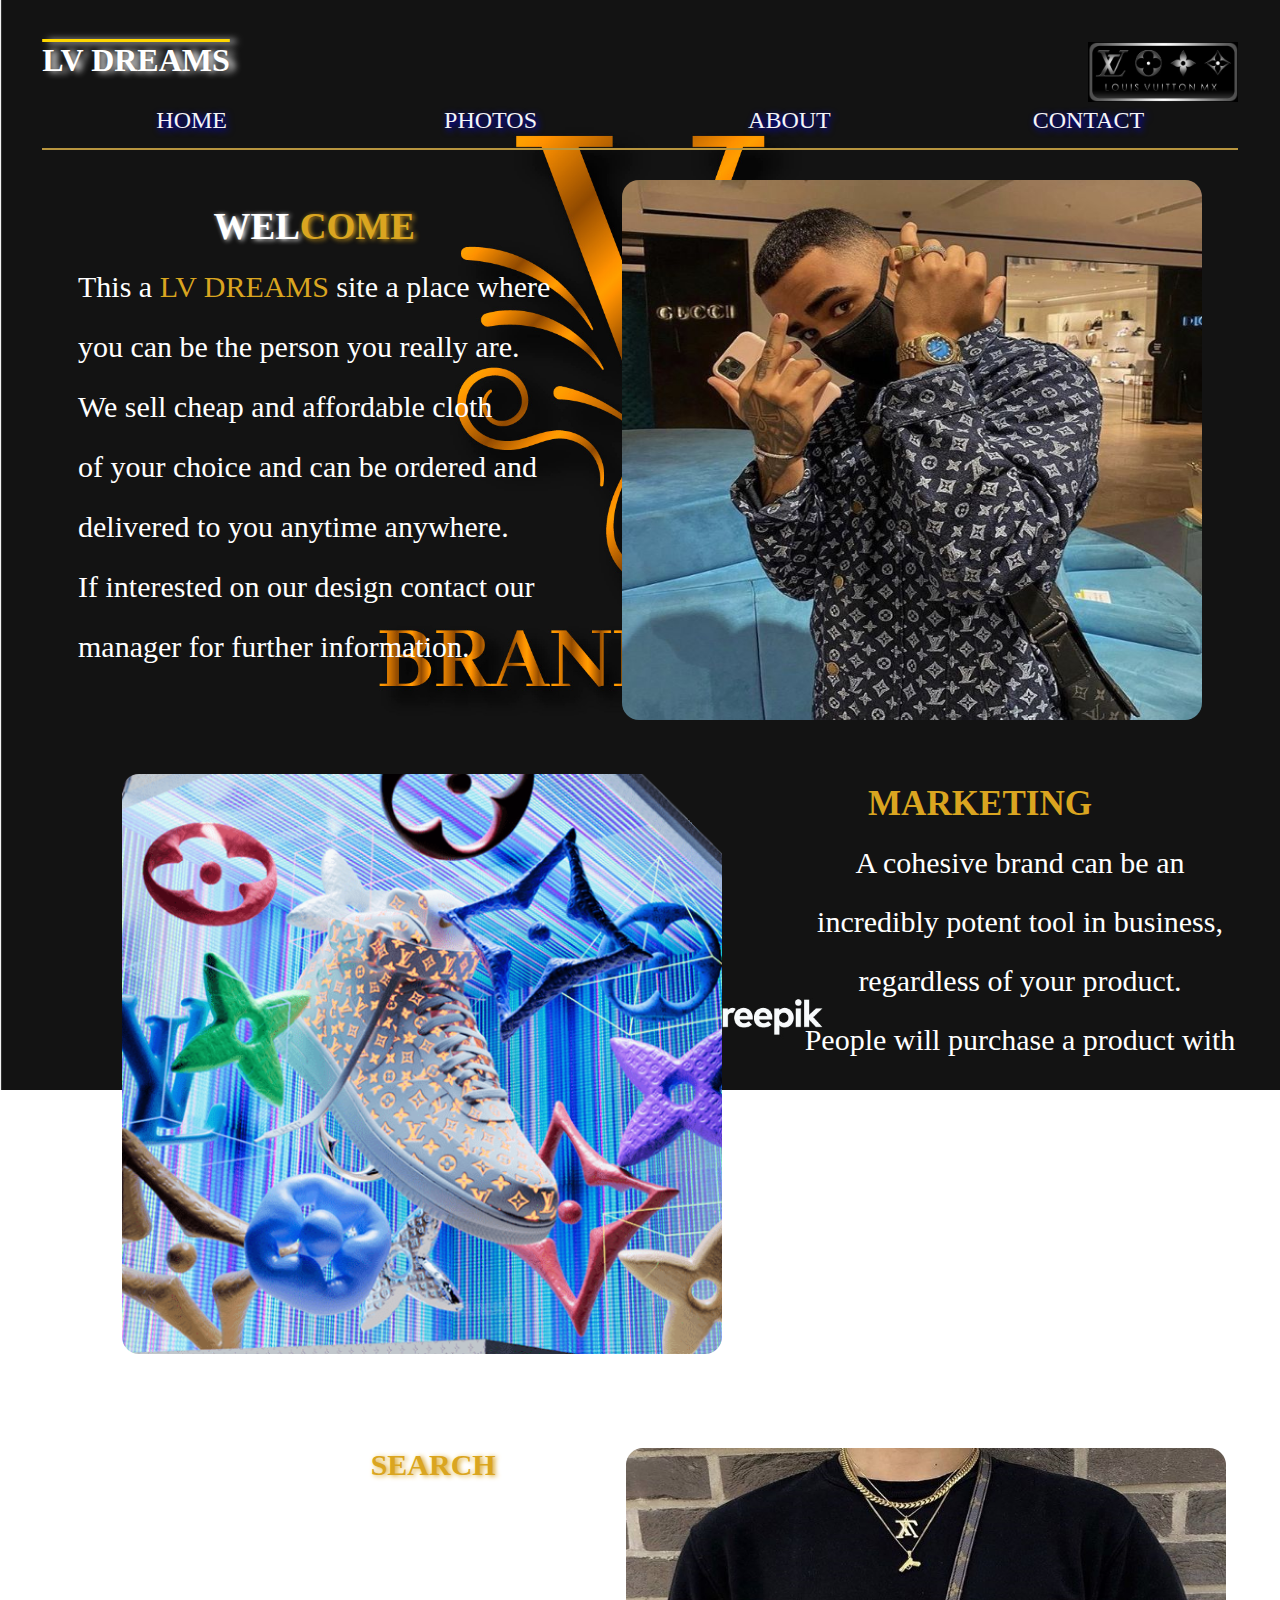
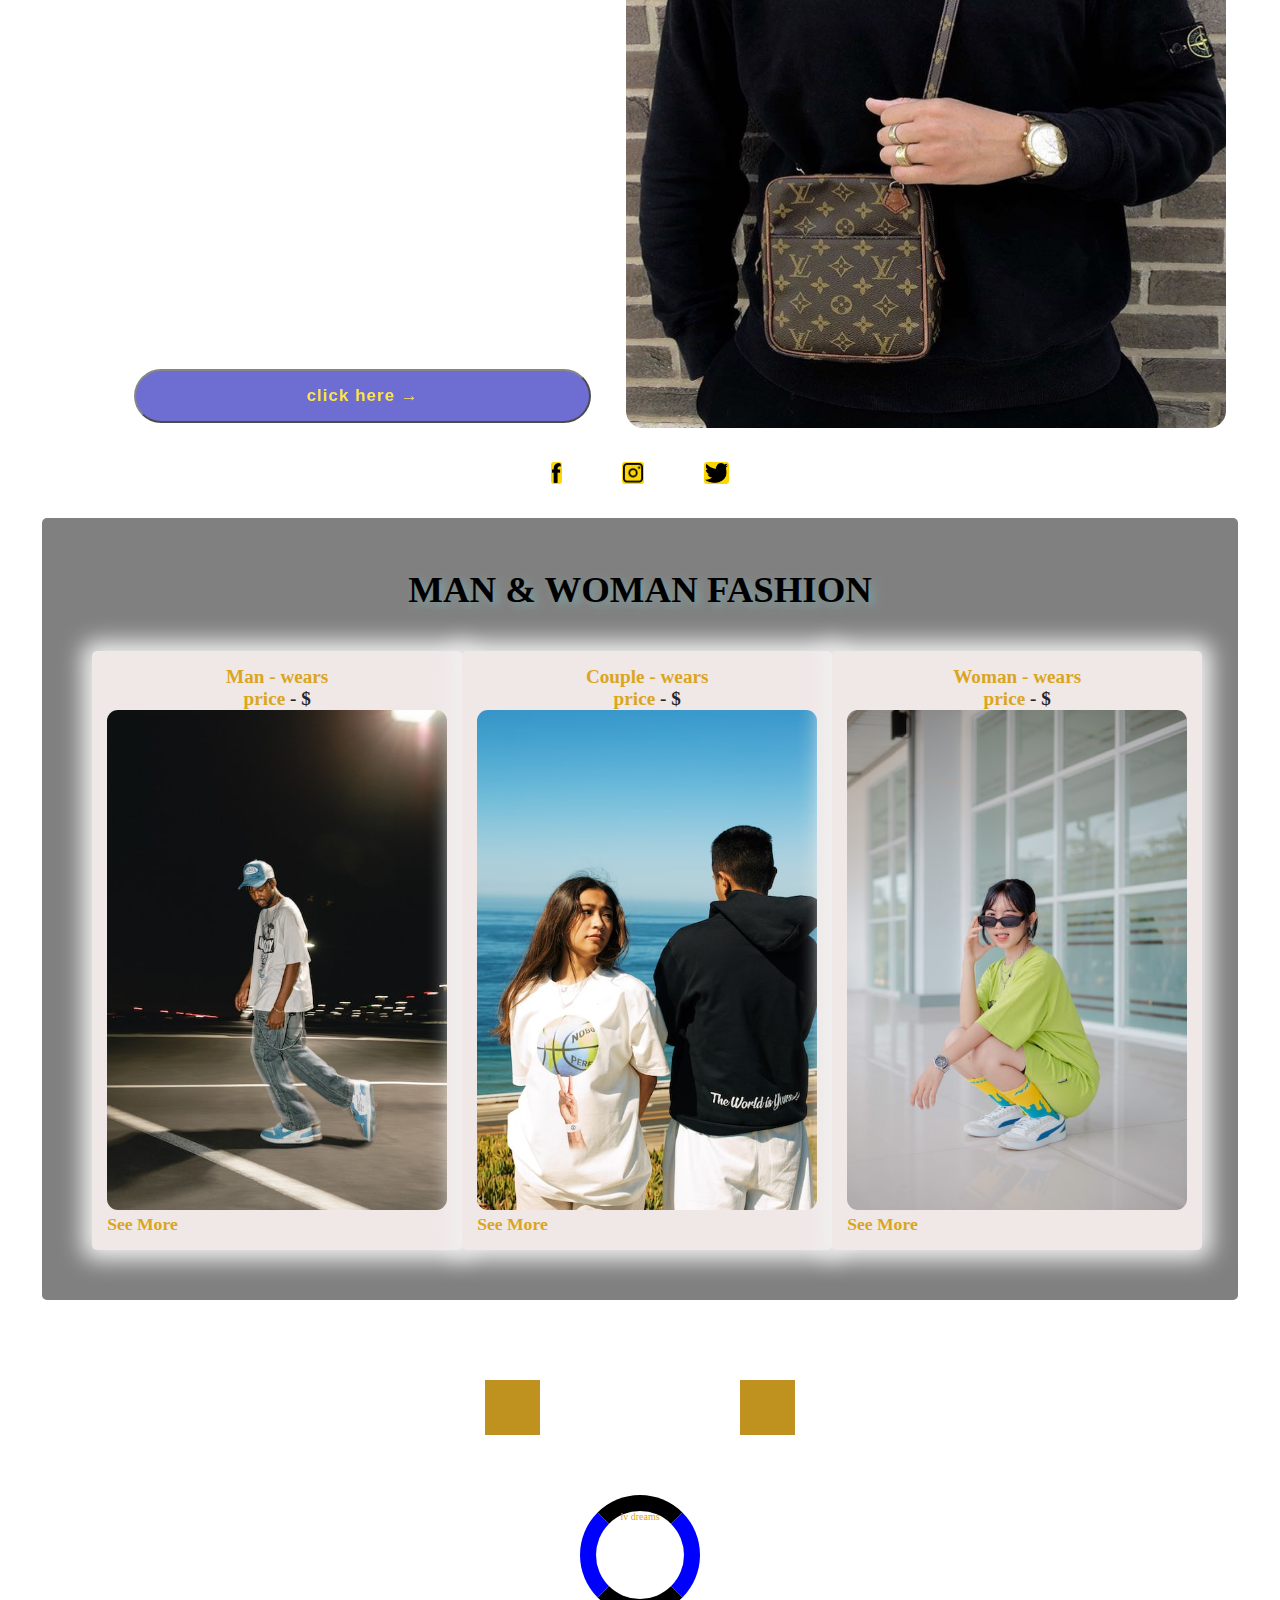
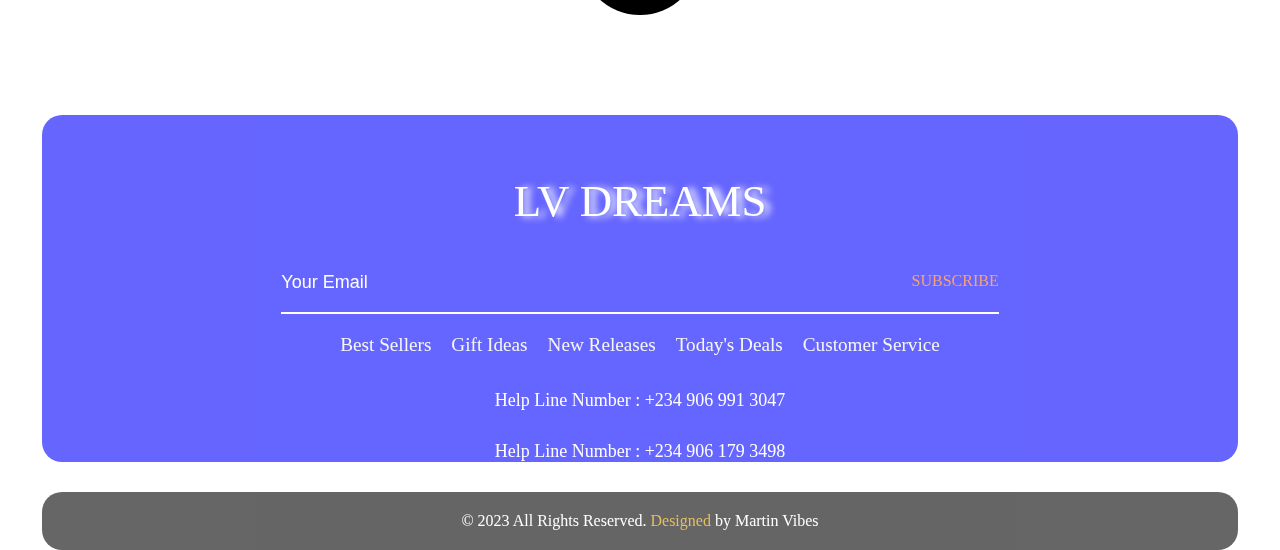
<file: index.html>
<!DOCTYPE html>
<html lang="en">
<head>
  <meta charset="UTF-8">
  <meta http-equiv="X-UA-Compatible" content="IE=edge">
  <meta name="viewport" content="width=device-width, initial-scale=1.0">
  <link rel="stylesheet" href="index.css">
  <link rel="preconnect" href="https://fonts.googleapis.com">
  <link rel="icon" href="/images/chain-lv.png">

  <title>LV DREAMS</title>
</head>
<body>
  <!--------------- headind starts ------------------->
  <div class="container">
  <header>
    <h1>LV DREAMS</h1>
    <img class="head-img" src="/images/logo-lv.webp" alt="a simple logo-lv">
    
  <nav>
    
    <ul>
      <li><a href="#">home</a></li>
      <li><a href="/photos.html">Photos</a></li>
      <li><a href="about.html">About</a></li>
      <li><a href="#container-5">Contact</a></li>
    </ul>

   </nav>
   </header>
   <!--------------- heading ends ------------->
   <hr style="border: 1px solid rgb(184, 149, 63); padding: 0;">
    
   <!---------- main starts ----------->

   <main>

   <div class="mainer">

   <section class="main">
    <h2 class="wel" style="text-align: center; text-transform: uppercase; font-size: 37px;">wel<span class="come">come</span> </h2>
    <p>This a <span class="spain">LV DREAMS</span> site a place where <br> you can be the person you really are.</p>
    <p> We sell cheap and affordable cloth <br> of your choice and can be ordered and <br> delivered to you anytime anywhere. </p>
    <p>If interested on our design contact our <br> manager for further information.</p> 
   </section>

   <div class="second">
    <a href="/images/first-lv-guy.jpg"><img id="curv" class="image2" src="/images/first-lv-guy.jpg" alt="image of a guy"></a> 
   </div>

  </div>

  <div class="div-two" id="div-two">

   <div class="sec-div">
    <a href="images/imageshoe1-th.png"><img id="curv" class="sec-image" src="/images/imageshoe1-th.png" alt="image"></a>
   </div>

   <div>
    <h3 style="text-align: center; color: goldenrod;">MARKETING</h3>
    <p class="pera">A cohesive brand can be an <br> incredibly potent tool in business, <br> regardless of your product. <br> People will purchase a product with a <br> recognizable brand over one that's <br> more obscure and non-reliable. <br>
    Which leads to the increment <br> of sales profitably and <br> success to the organisation.
    </p> 
   </div>

  </div>

  <div class="third-para">
    <div>
      <h2 class="head-1"><span>GOOGLE</span> SEARCH</h2>
     <p class="pera-2">We also use Google Analytics to <br> make informed decisions on how a <br> client's web site is performing. The <br> data we collect plays a big role in <br> creating the best possible site for your <br> customers/clients. <br> For more information <br> visit our main site below. </p>
     <a href="https://eu.louisvuitton.com/eng-e1/homepage"><button class="btn-1">click here &#8594</button></a>  
    </div>
    <div>
      <a class="linka" href="/images/lv-boy.png"><img id="curv" class="third-img" src="/images/lv-boy.png" alt="boy image"></a>
    </div>
  </div>

  <div class="logs-main">
    <a href="https://web.facebook.com/itzchidex.foreign"><img class="logs" src="/images/fb.png" alt=""></a>
    <a href="https://www.instagram.com/martin_machie/"><img class="logs" src="/images/ig.png" alt=""></a>
    <a href="https://twitter.com/LouisVuitton?t=nAM_xUuRX66-wJu0lwh6Jw&s=09"><img class="logs" src="/images/tw.png" alt=""></a>
  </div>

  <!-- fashion section start -->

  <div class="cont-mainer">
    <div class="big-head">
      <h2>man & woman fashion</h2>
    </div>
   <div class="container-down">
    <div class="box-mainer">
      <div class="white-box">
    <div class="letters">
      <div><h4>Man - wears</h4></div>
      <div><p>price <span style="color: #262626;">- $</span></p></div>
    </div>
    <div class="image-back">
      <a href="images/down-image1.jpg"><img class="photo-img" src="images/down-image1.jpg" alt="a guy wearing a lv cloth"></a>
    </div>
    <div class="heading-five">
      <h5><a href="https://eu.louisvuitton.com/eng-e1/men/ready-to-wear/look-selection/_/N-t1u9ytru">See More</a></h5>
    </div>
   </div>
  </div>

   <div class="container-down">
     <div class="box-mainer">
      <div class="white-box" id="pad-left">
    <div class="letters">
      <div><h4>Couple - wears</h4></div>
      <div><p>price <span style="color: #262626;">- $</span></p></div>
    </div>
    <div class="image-back">
      <a href="images/down-image2.jpg"><img class="photo-img" src="images/down-image2.jpg" alt="a woman wearing a lv cloth"></a>
    </div>
    <div class="heading-five">
      <h5><a href="photos.html">See More</a></h5>
    </div>
   </div>
  </div>
  </div>

   <div class="container-down">
    <div class="box-mainer">
      <div class="white-box">
     <div class="letters">
      <div><h4>Woman - wears</h4></div>
      <div><p>price <span style="color: #262626;">- $</span></p></div>
    </div>
    <div class="image-back">
      <a href="images/down-image4.jpg"><img class="photo-img" src="images/down-image3.jpg" alt="a guy wearing a lv cloth"></a>
    </div>
    <div class="heading-five">
      <h5><a href="https://eu.louisvuitton.com/eng-e1/men/ready-to-wear/look-selection/_/N-t1u9ytru">See More</a></h5>
    </div>
     </div>
    </div>
   </div>
  </div> 
  </div>

   <!-- fashion design end  -->

   <!-- boxing design start -->

   <div>       
  <div class="boxing">
    <div class="first-box">
      
    </div>
    <div class="second-box">

    </div>
  </div>

    <div class="loader_main">
       <div class="loader">lv dreams</div>
    </div>
  </div>

</main>

   <!-- boxing end -->

  <!-- footer section start  -->
  <div class="footer_section layout_padding" id="footer_section layout_padding">
    <div class="container-5" id="container-5">
       <div class="footer_logo"><a href="index.html"><span class="spany">lv dreams</span> </a></div>
       <div class="input_bt">
          <input type="text" class="mail_bt" placeholder="Your Email" name="Your Email">
          <span class="subscribe_bt" id="basic-addon2"><a href="#">Subscribe</a></span>
       </div>
       <div class="footer_menu">
          <ul>
             <li><a href="#">Best Sellers</a></li>
             <li><a href="#">Gift Ideas</a></li>
             <li><a href="#">New Releases</a></li>
             <li><a href="#">Today's Deals</a></li>
             <li><a href="#">Customer Service</a></li>
          </ul>
       </div>
       <div class="location_main">Help Line  Number : <a href="#">+234 906 991 3047</a></div>
       <div class="location_main">Help Line  Number : <a href="#">+234 906 179 3498</a></div>
    </div>
 </div> 
  <!-- footer section end -->

  <!-- copyright section start  -->
  <div class="copyright_section">
    <div class="container">
       <p class="copyright_text">&COPY; 2023 All Rights Reserved. <span style="color: goldenrod;">Designed</span> by <a href="https://html.design">Martin Vibes</a></p>
    </div>
 </div>

 <script src="index.js"></script>

</body>
</html>
  <!-- <meter value="300" max="500" min="0"></meter> -->
</file>
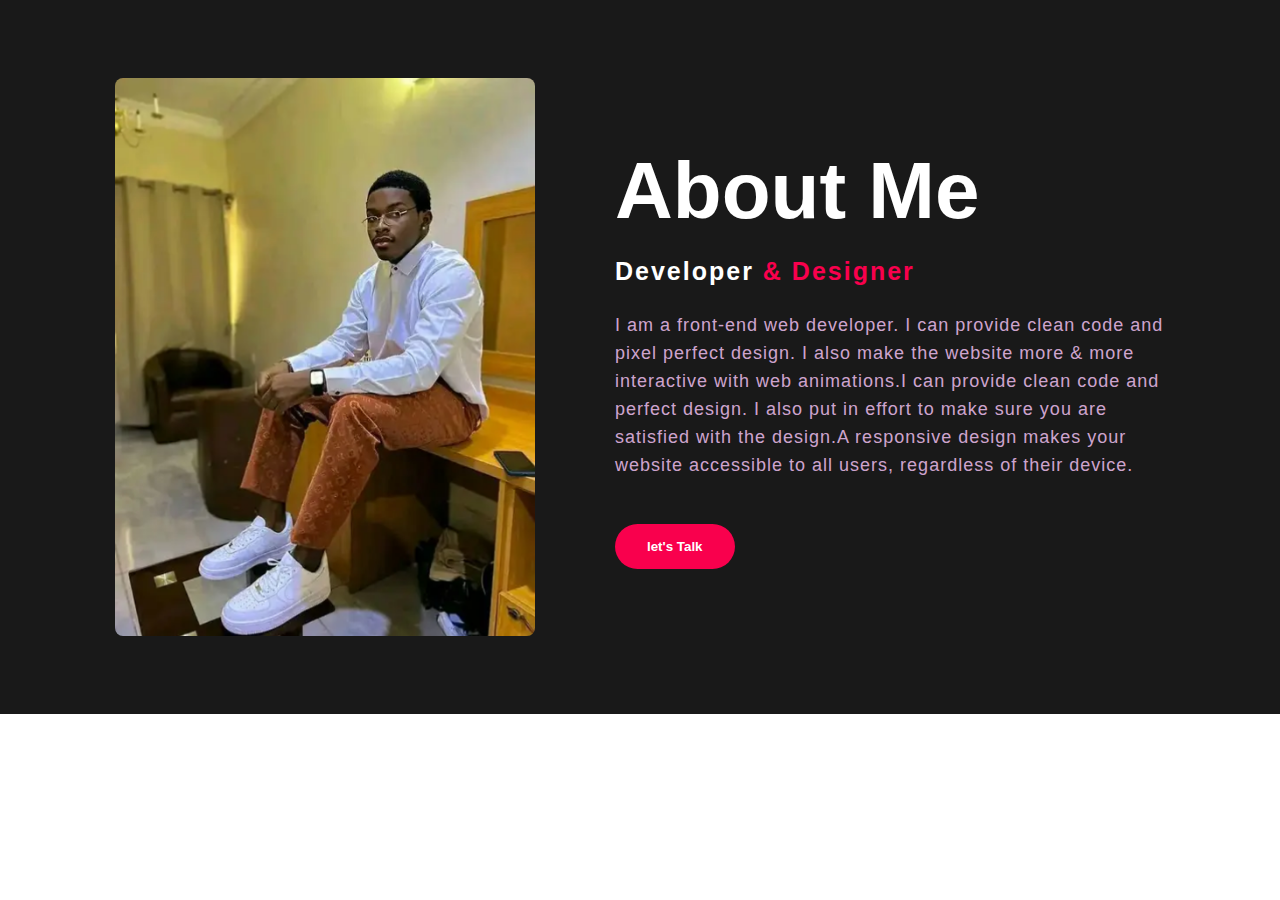
<file: about.html>
<!DOCTYPE html>
<html lang="en">
<head>
  <meta charset="UTF-8">
  <meta http-equiv="X-UA-Compatible" content="IE=edge">
  <meta name="viewport" content="width=device-width, initial-scale=1.0">
  <link rel="stylesheet" href="flex.css">
  <link type="image/png" rel="icon" href="images/chain-lv.png">
  <title>About Us</title>
</head>
<body>
  <section class="about">
    <div class= "main">
      <img src="images/about-g.png">
      <div class="about-text">
       <h1>About Me</h1>
       <h5>Developer <span> & Designer </span></h5>
       <p>I am a front-end web developer. I can provide clean code and pixel
        perfect design. I also make the website more & more interactive with web
       animations.I can provide clean code and perfect design. I also put in
       effort to make sure you are satisfied with the design.A responsive design
       makes your website accessible to all users, regardless of their device. </p>
        <a href="https://wa.me/9061793498"><button type= "button">let's Talk</button></a>
      </div>
    </div>
 </section>
 
</body>
</html>
</file>
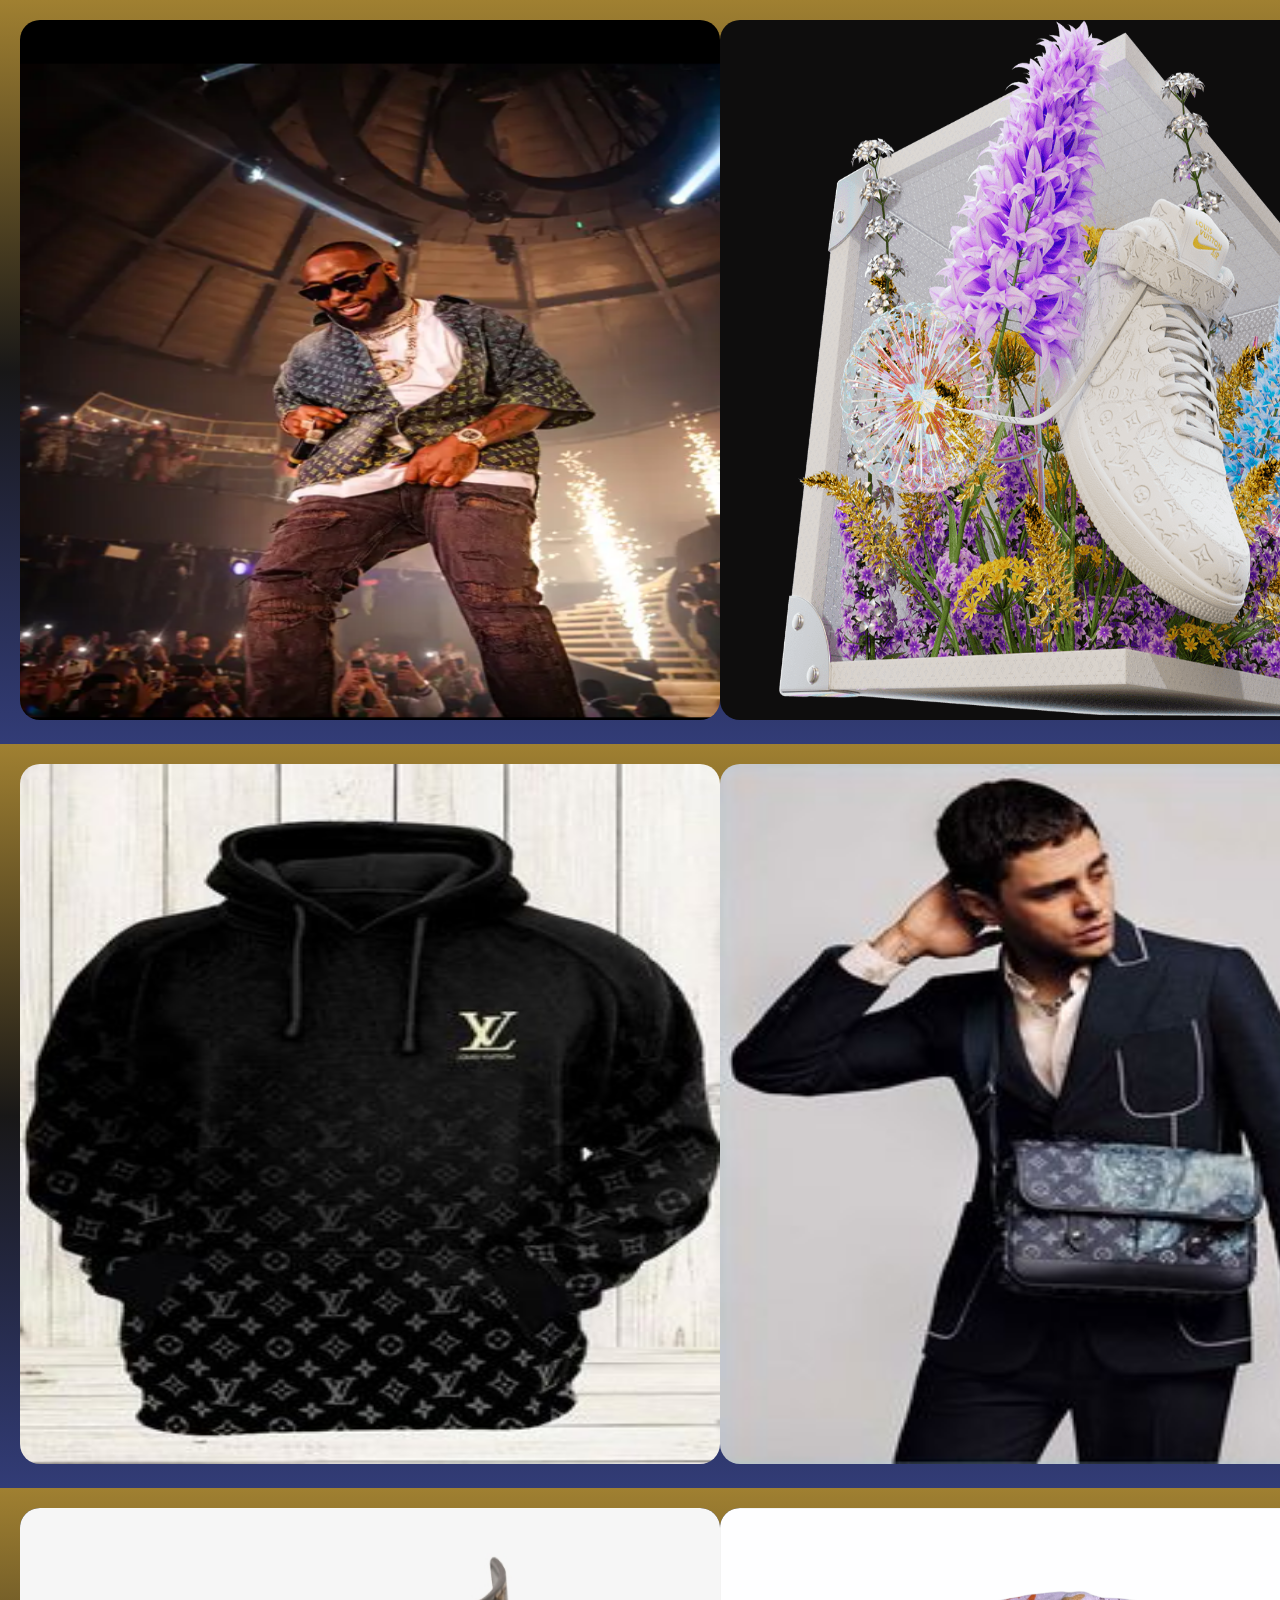
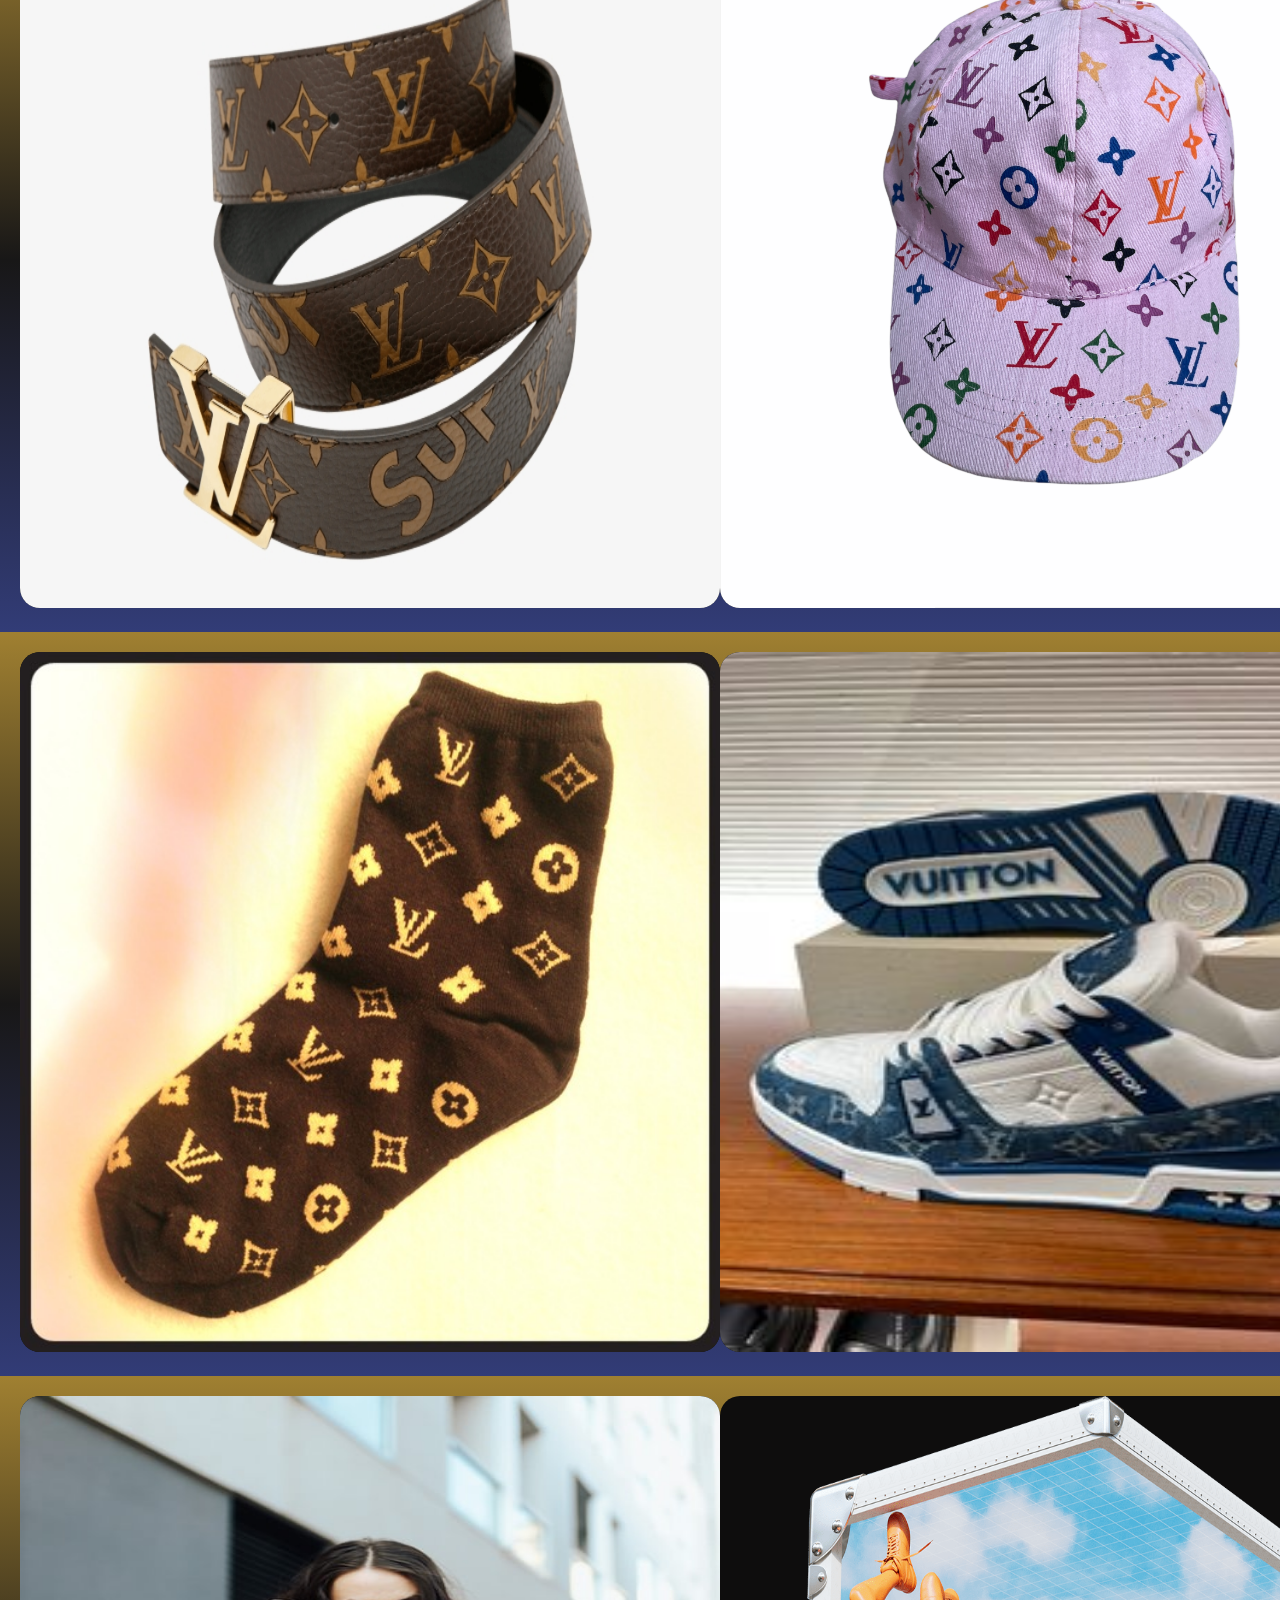
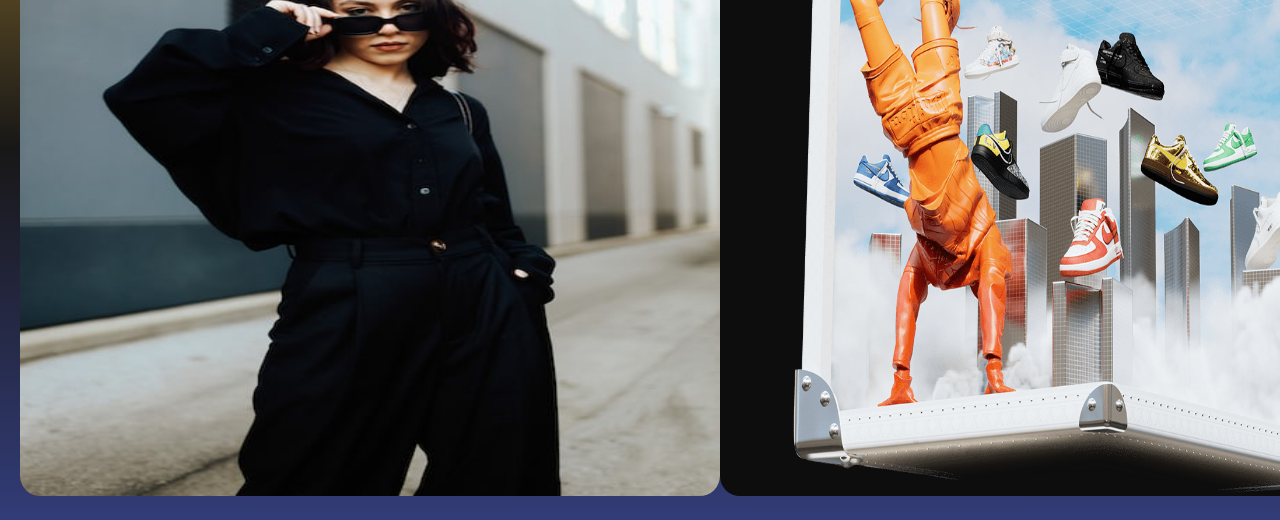
<file: photos.html>
<!DOCTYPE html>
<html lang="en">
<head>
  <meta charset="UTF-8">
  <meta http-equiv="X-UA-Compatible" content="IE=edge">
  <meta name="viewport" content="width=device-width, initial-scale=1.0">
  <link rel="stylesheet" href="photo.css">
  <link rel="icon" href="/images/chain-lv.png" type="image/png">
  <title>photos</title>
</head>
<body>
  <div class="container">
  <div class="container-1">
    <a href="/images/davido-photo.png"><img src="/images/davido-photo.png" alt="a loius vuiton shoe"></a>
    <a href="/images/imageshoe2.png"><img src="/images/imageshoe2.png" alt=""></a>
  </div>

  <div class="container-2">
    <a href="/images/sweater-lv.jpg"><img src="/images/sweater-lv.jpg" alt=""></a>
    <a href="/images/second-lv-guy.jpg"><img src="/images/second-lv-guy.jpg" alt=""></a>
  </div>
  
  <div class="container-3">
    <a href="/images/belt2.png"><img src="/images/belt2.png" alt=""></a>
    <a href="/images/cap.png"><img src="/images/cap.png" alt=""></a>
  </div>

  <div class="container-4">
    <a href="/images/socks.jpg"><img src="/images/socks.jpg" alt=""></a>
    <a href="/images/shoe-lv.jpg"><img src="/images/shoe-lv.jpg" alt=""></a>
  </div>

  <div class="container-5">
    <a href="/images/down-image4.jpg"><img src="/images/down-image4.jpg" alt=""></a>
    <a href="/images/image5.png"><img src="/images/image5.png" alt=""></a>
  </div>

</div>
  
</body>
</html>
</file>
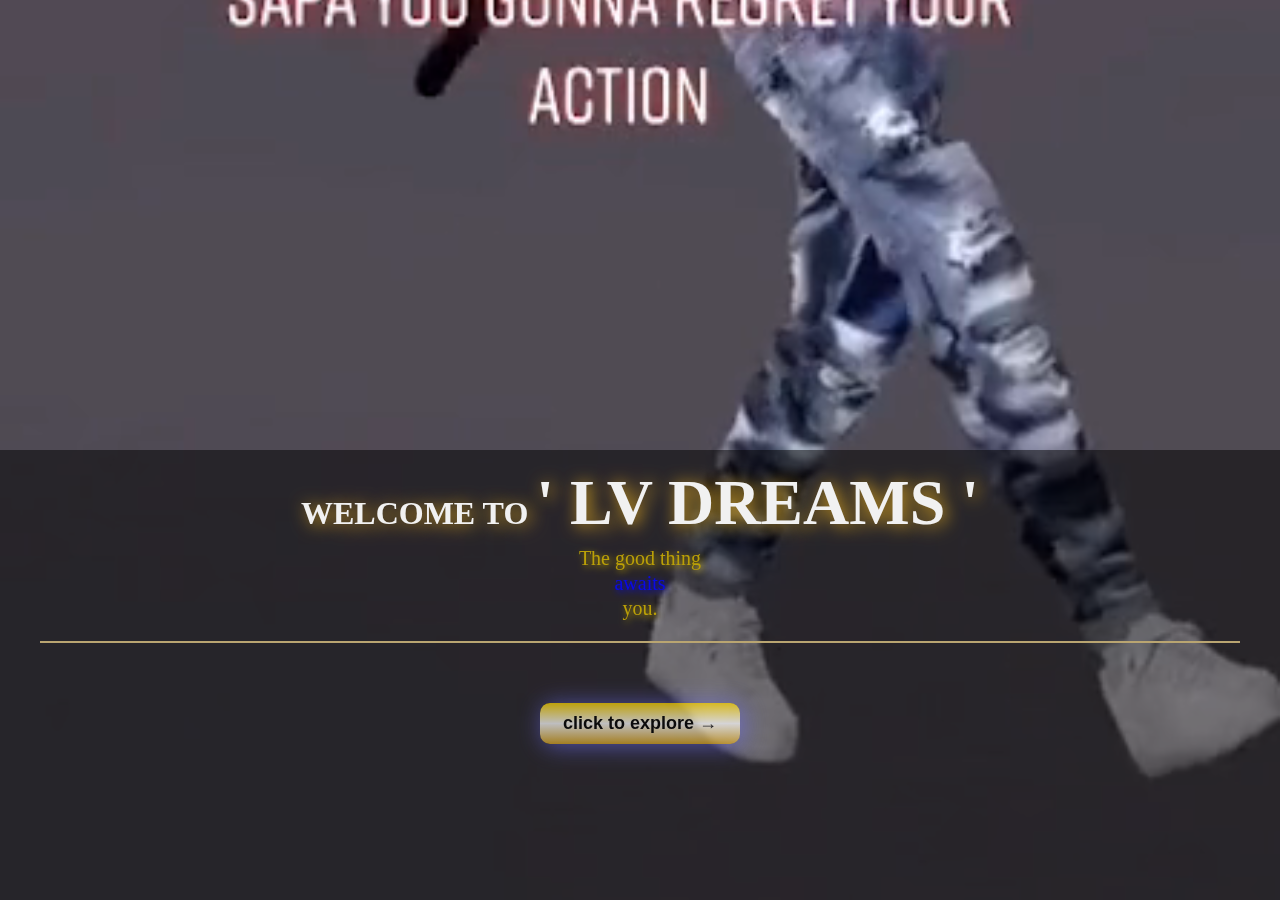
<file: welcome.html>
<!DOCTYPE html>
<html lang="en">
<head>
  <meta charset="UTF-8">
  <meta http-equiv="X-UA-Compatible" content="IE=edge">
  <meta name="viewport" content="width=device-width, initial-scale=1.0">
  <link rel="stylesheet" href="/welcome.css">
  <link rel="icon" href="/images/chain-lv.png" type="image/png">
  <title>LV DREAMS</title>
</head>
<body>
  <video autoplay muted loop id="myVideo">
    <source src="/images/cloth.mp4" type="video/mp4">
    <source type="video/webp">
  </video>

  <div class="main">
    <h1>welcome to <span class="begin"> ' LV DREAMS ' </span> </h1>
    
    <p class="para">The good thing <br> <span class="awt">awaits</span> <br> you. </p>
    <hr style="margin-top: 20px; border: 1px rgb(185, 165, 113) solid;">
       <a href="/index.html"><button type="button" id="myBtn">click to explore &#8594</button></a>
  </div>
  
  <div class="container">
    <h2>Welcome to <br> LV DREAMS</h2>
  </div>
  
</body>
</html>
</file>
<file: index.css>
*{
  color: white;
  padding: 0;
  margin: 0;
  box-sizing: border-box;
}

body{
  padding: 30px;
  background-image: url(/images/lv-background\ \(2\).jpg);
  background-position: center;
  background-repeat: no-repeat;
  background-attachment: fixed;
  background-size: cover;
}

a{
  list-style: none;
  text-decoration: none;
}

/* || header layout */

header {
  margin-bottom: 10px;
  display: flex;
  flex-flow: row wrap;
}

body > * {
  padding: 1%;
}

h1 {
  flex: 5;
  /* color: goldenrod; */
  text-transform: uppercase;
  text-shadow: 6px 1px 7px;
  text-decoration: overline gold;
  transition: 0.9s;
}

h1:hover{
  font-size: 29.9px;
  /* text-decoration: line-through goldenrod; */
}


header img {
  display: block;
  height: 60px;
  position: relative;
}

.head-img{
  transition: 0.7s;
}

.head-img:hover{
  
  rotate: 18deg;
  /* transform: scale(3); */
}

nav {
  flex: 100%;
  /* display: flex; */
}

nav ul {
  padding: 0;
  list-style-type: none;
  /* flex: 2; */
  display: flex;
}

nav li {
  /* display: inline; */
  text-align: center;
  flex: 1;
}

nav a, nav span {
  display: inline-block;
  font-size: 1.5rem;
  /* height: 3rem; */
  line-height: 1.5;
  text-transform: uppercase;
  text-decoration: none;
  color: whitesmoke;
  text-shadow: 2px 2px 7px blue;
}

nav li a{
  transition: 0.5s;
}

nav li a:hover{
  color: goldenrod;
  font-size: 1.7rem;
}

section{
  font-size: 20px;
}

.wel{
  text-shadow: 2px 1px 5px;
}

.spain{
  color: goldenrod;
}

.come{
  color: goldenrod;
}

.main{
  font-size: 30px;
  line-height: 60px;
}

.second{
  padding-top: 30px;
}

.image2{
  height: 540px;
  width: 580px;
}
.sec-image{
  width: 600px;
  height: 580px;
}

.mainer{
  display: flex;
  align-items: center;
  justify-content: space-around;
}

.div-two{
  display: flex;
  margin-top: 50px;
  font-size: 30px;
  line-height: 59px;
  padding-left: 80px;
}

.pera{
  padding-left: 80px;
  text-align: center;
}

#curv{
  border-radius: 17px;
  transition: 0.7s;
}

#curv:hover{
  transform: scale(1.02);
}

.third-para{
  display: flex;
  padding-left: 80px;
  padding-top: 25px;
  justify-content: space-around;
}

.third-img{
  height: 580px;
  width: 600px;
  margin-left: 10px;
}

.pera-2{
  font-size: 30px;
  line-height: 59px;
  text-align: center;
}

.head-1{
  text-align: center;
  color: goldenrod;
  font-size: 30px;
  text-shadow: 2px 1px 5px;
}

.btn-1 .linka{
  list-style: none;
  text-decoration: none;
}

.btn-1{
  padding: 15px;
  width: 100%;
  color: rgb(255, 217, 0);
  background-color: rgb(10, 10, 10);
  background-color: rgb(48, 48, 192);
  opacity: 0.7;
  /* border: none; */
  outline: none;
  cursor: pointer;
  font-weight: 700;
  font-size: 17px;
  letter-spacing: 1px;
  border-radius: 50px;
  margin-top: 15px;
  transition: 0.6s;
}

.btn-1:hover{
  font-size: 1.1em;
  color: #ffffff;
}

.logs-main{
  display: flex;
  justify-content: center;
}

.logs{
  background-color: gold;
  border-radius: 3px;
  padding: 1px;
  margin: 30px;
  height: 22px;
  transition: 0.6s;
}

.logs:hover{
  transform: scale(1.4);
}

/* fashion design start */

.cont-mainer{
  background-color: gray;
  width: 100%;
  padding: 50px;
  /* margin-top: 50px; */
  justify-content: center;
  border-radius: 5px;
}

.cont-mainer p, a, h3, h4, h5 {
  color: goldenrod;
}

.container-down {
  display: flex;
  /* background-color: lightpink; */
  justify-content: space-evenly;
}

.box-mainer {
  background-color: rgb(240, 231, 231);
  border-radius: 5px;
  box-shadow: 0px 0 22px 10px #f0f0f0;
  padding: 15px;
  transition: 0.7s;
}

.box-mainer:hover {
  transform: translateY(-10px);
}

.big-head h2 {
  text-align: center;
  color: black;
  text-transform: uppercase;
  font-size: 2.3em;
  margin-bottom: 40px;
  text-shadow: 5px 4px 10px #80a1a1;;
}

.letters p, h4 {
  text-align: center;
  font-size: 1.2em;
  font-weight: 700;
}

.heading-five a {
  font-size: 1.1rem;
  font-weight: 700;
}

.heading-five a:hover{
  color: green;
}

#pad-left {
  /* margin-left: 90px; */
  justify-content: center;
}

.photo-img {
  width: 340px;
  height: 500px;
  border-radius: 11px;
}

/* fashion design end */

/* box design start */

.boxing{
  display: flex;
  align-items: center;
  justify-content: center;
  text-align: center;
  width: 100%;
  margin-top: 80px;
}

.first-box {
  height: 55px;
  width: 55px;
  margin-right: 200px;
  text-align: center;
  background-color: rgb(184, 133, 5);
  opacity: 0.9;
  transition: 0.5s;
}

.second-box {
  height: 55px;
  width: 55px;
  text-align: center; 
  background-color: rgb(184, 133, 5);
  opacity: 0.9;
  transition: 0.5s;
}

.first-box:hover, .second-box:hover {
  background-color: blue;
  transform: translateY(3px);
}

/* fashion end */

/* loader bar css start */

.loader_main {
  width: 100%;
  text-align: center;
  margin-bottom: 100px;
  margin-top: 60px;
}

.loader {
  border: 16px solid #f3f3f3;
  border-radius: 50%;
  border-top: 16px solid #000;
  border-right: 16px solid blue;
  border-bottom: 16px solid #000;
  border-left: 16px solid blue;
  width: 120px;
  height: 120px;
  animation: spin 6s linear infinite;
  margin: 0 auto;
  color: goldenrod;
  font-size: x-small;
}

@keyframes spin {
  0% {
      transform: rotate(0deg);
  }
  100% {
      transform: rotate(360deg);
  }
}

/* footer section start */

.footer_section layout_padding{
  margin-top: 40px;
}

.container-5{
  margin-top: 60px;
}

.spany{
  font-size: 2.8rem;
  text-transform: uppercase;
  text-shadow: 6px 1px 7px;
  transition: 0.9s;
}

.spany:hover{
  color: rgb(15, 206, 15);
  font-size: 2.82em;
}

.footer_section {
  width: 100%;
  float: left;
  background-color: blue;
  opacity: 0.6;
  border-radius: 20px;
  height: auto;
}

.footer_logo {
  width: 100%;
  text-align: center;
  padding-bottom: 25px;
}

.input_bt {
  width: 60%;
  margin: 0 auto;
  text-align: center;
  display: flex;
  border-bottom: 2px solid #ffffff !important;
}

.mail_bt {
  width: 100%;
  float: left;
  font-size: 18px;
  color: #fff;
  background-color: transparent;
  padding: 5px 0px 5px 0px;
  height: 60px;
  border: 0px;
}

input.mail_bt::placeholder {
  color: #fff;
}

.subscribe_bt {
  width: 30%;
  float: right;
  font-size: 16px;
  color: goldenrod;
  background-color: transparent;
  padding: 20px 0px 5px 0px;
  border-radius: 30px;
  border: 0px;
  text-transform: uppercase;
  text-align: right;
}

.subscribe_bt a {
  color: #f26522;
}

.subscribe_bt a:hover {
  color: #ffffff;
}

.footer_menu {
  width: 100%;
  margin: 0 auto;
  text-align: center;
}

.footer_menu ul {
  margin: 0px;
  padding: 0px;
  display: inline-block;
}

.footer_menu li {
  float: left;
  font-size: 16px;
  color: #f1f1f1;
  padding: 20px 10px 0px 10px;
  text-decoration: none;
  list-style: none;
}

.footer_menu li a {
  color: #f1f1f1;
  font-size: 1.2em;
}

.footer_menu li a:hover {
  color: #f26522;
}

.location_main {
  width: 100%;
  margin: 0 auto;
  padding-top: 30px;
  text-align: center;
}

.location_main {
  float: left;
  font-size: 18px;
  color: #ffffff;
  /* padding: 30px 30px 30px 30px; */
}

.location_main a {
  color: #ffffff;
}

.location_main a:hover {
  color: #f26522;
}

/* footer section end */


/* copyright section start */

.copyright_section {
  width: 100%;
  float: left;
  background-color: #252525;
  border-radius: 20px;
  opacity: 0.7;
  height: auto;
  margin-top: 30px;
}

.copyright_text {
  width: 100%;
  float: left;
  color: #ffffff;
  text-align: center;
  font-size: 16px;
  margin: 20px 0px;
}

.copyright_text a {
  color: #ffffff;
}

.copyright_text a:hover {
  color: #f26522;
}

.margin_top90 {
  margin-top: 90px;
}


/* copyright section end */
</file>
<file: flex.css>
/* .container{
  animation: transitionIn 3.00s;
}
@keyframes transitionIn {
  from {
    opacity: 0;
    transform: rotateX(-10deg);
  }
}

to {
  opacity: 1;
  transform: rotateX(0);
} */

* {
  padding: 0;
  margin: 0;
  font-family: sans-serif, Verdana, Geneva, Tahoma, sans-serif;
  box-sizing: border-box   ;
}

.about {
  width: 100%;
  padding: 78px 0px;
  background-color: #191919;
}

.about img {
  height: auto;
  width: 420px;
  border-radius: 8px;
}

.about-text{
  width: 550px;
}

.main {
  width: 1130px;
  max-width: 95%;
  margin: 0 auto;
  display: flex;
  align-items: center;
  justify-content: space-around;
}

.about-text h1 {
  color: white;
  font-size: 80px;
  text-transform: capitalize;
  margin-bottom: 20px;
}

.about-text h5 {
  color: white;
  font-size: 25px;
  text-transform: capitalize;
  margin-bottom: 25px;
  letter-spacing: 2px;
}

span {
  color: #f9004d;
}

.about-text p {
  color: #fcfc;
  letter-spacing: 1px;
  line-height: 28px;
  font-size: 18px;
  margin-bottom: 45px;
}

button{
  background-color: #f9004d;
  color: white;
  text-decoration: none;
  border: 2px solid transparent;
  font-weight: bold;
  padding: 13px 30px;
  border-radius: 30px;
  transition: .4s;
}

button:hover {
  background: transparent;
  border: 2px solid #f9004d;
  cursor: pointer ;
}
</file>
<file: photo.css>
*{
  margin: 0;
  padding: 0;
  box-sizing: border-box;
}

.container-1{
  display: flex;
  background: linear-gradient(rgb(160, 128, 49), rgb(24, 23, 23), rgb(50, 60, 119) );
  justify-content: space-around;
  padding: 20px;
}

img{
  width: 100%;
  border-radius: 20px;
}

.container-1 img {
  width: 700px;
  height: 700px;
  background-color: rgb(14, 13, 13);
}

.container-2{
  display: flex;
  background: linear-gradient(rgb(160, 128, 49), rgb(24, 23, 23), rgb(50, 60, 119) );
  justify-content: space-around;
  padding: 20px;
}

.container-2 img {
  width: 700px;
  height: 700px;
  background-color: rgb(14, 13, 13);
}

.container-3{
  display: flex;
  background: linear-gradient(rgb(160, 128, 49), rgb(24, 23, 23), rgb(50, 60, 119) );
  justify-content: space-around;
  padding: 20px;
}

.container-3 img {
  width: 700px;
  height: 700px;
  background-color: rgb(14, 13, 13);
}

.container-4 {
  display: flex;
  background: linear-gradient(rgb(160, 128, 49), rgb(24, 23, 23), rgb(50, 60, 119) );
  justify-content: space-around;
  padding: 20px;
}

.container-4 img {
  width: 700px;
  height: 700px;
  background-color: rgb(14, 13, 13);
}

.container-5{
  display: flex;
  background: linear-gradient(rgb(160, 128, 49), rgb(24, 23, 23), rgb(50, 60, 119) );
  justify-content: space-around;
  padding: 20px;
}

.container-5 img {
  width: 700px;
  height: 700px;
  background-color: rgb(14, 13, 13);
}

@media (max-width: 480px) {
  .container{
    width: 100%;
  }

  .container-1{
    display: flex;
    flex-direction: column;
  }
  .container-1 img{
    width: 320px;
    height: auto;
  }
  .container-2{
    display: flex;
    flex-direction: column;
  }

  .container-2 img{
    width: 320px;
    height: auto;
  }

  .container-3{
    display: flex;
    flex-direction: column;
  }
  .container-3 img{
    width: 320px;
    height: auto;
  }
  .container-4{
    display: flex;
    flex-direction: column;
  }
  .container-4 img{
    width: 320px;
    height: auto;
  }
  .container-5{
    display: flex;
    flex-direction: column;
  }
  .container-5 img{
    width: 320px;
    height: auto;
  }
}
</file>
<file: welcome.css>
*{
  padding: 0;
  margin: 0;
  box-sizing: border-box;
}

#myVideo{
  position: fixed;
  right: 0;
  bottom: 0;
  min-width: 100%;
  min-height: 100%;
}

.main{
  position: fixed;
  bottom: 0;
  background: rgba(0, 0, 0, 0.5);
  color: #f1f1f1;
  width: 100%;
  height: 50%;
  padding: 40px;
  display: flex;
  flex-direction: column;
  text-align: center;
  line-height: 25px;
}

.begin {
  font-size: 2em;
  transition: 0.5s;
}

.begin:hover {
  color: gold;
}

#myBtn{
  width: 200px;
  margin-top: 60px;
  font-size: 18px;
  padding: 10px;
  border: none;
  background: linear-gradient(gold, white, goldenrod);
  opacity: 0.7;
  color: #000;
  cursor: pointer;
  font-weight: 600;
  border-radius: 10px;
  box-shadow: 3px 2px 25px rgb(103, 103, 226);
}

#myBtn{
  transition: 1s;
}

#myBtn:hover{
  background: goldenrod;
  color: black;
  /* transform: translateX(20px); */
  transform: scale(1.2);
}

h1{
  text-transform: uppercase;
  padding-bottom: 20px;
  text-shadow: 3px 2px 17px goldenrod;
}

.awt{
  color: rgb(9, 9, 231);
}

.para{
  font-size: 20px;
  color: rgb(187, 160, 7);
  text-shadow: 2px 2px 7px;
}
</file>
